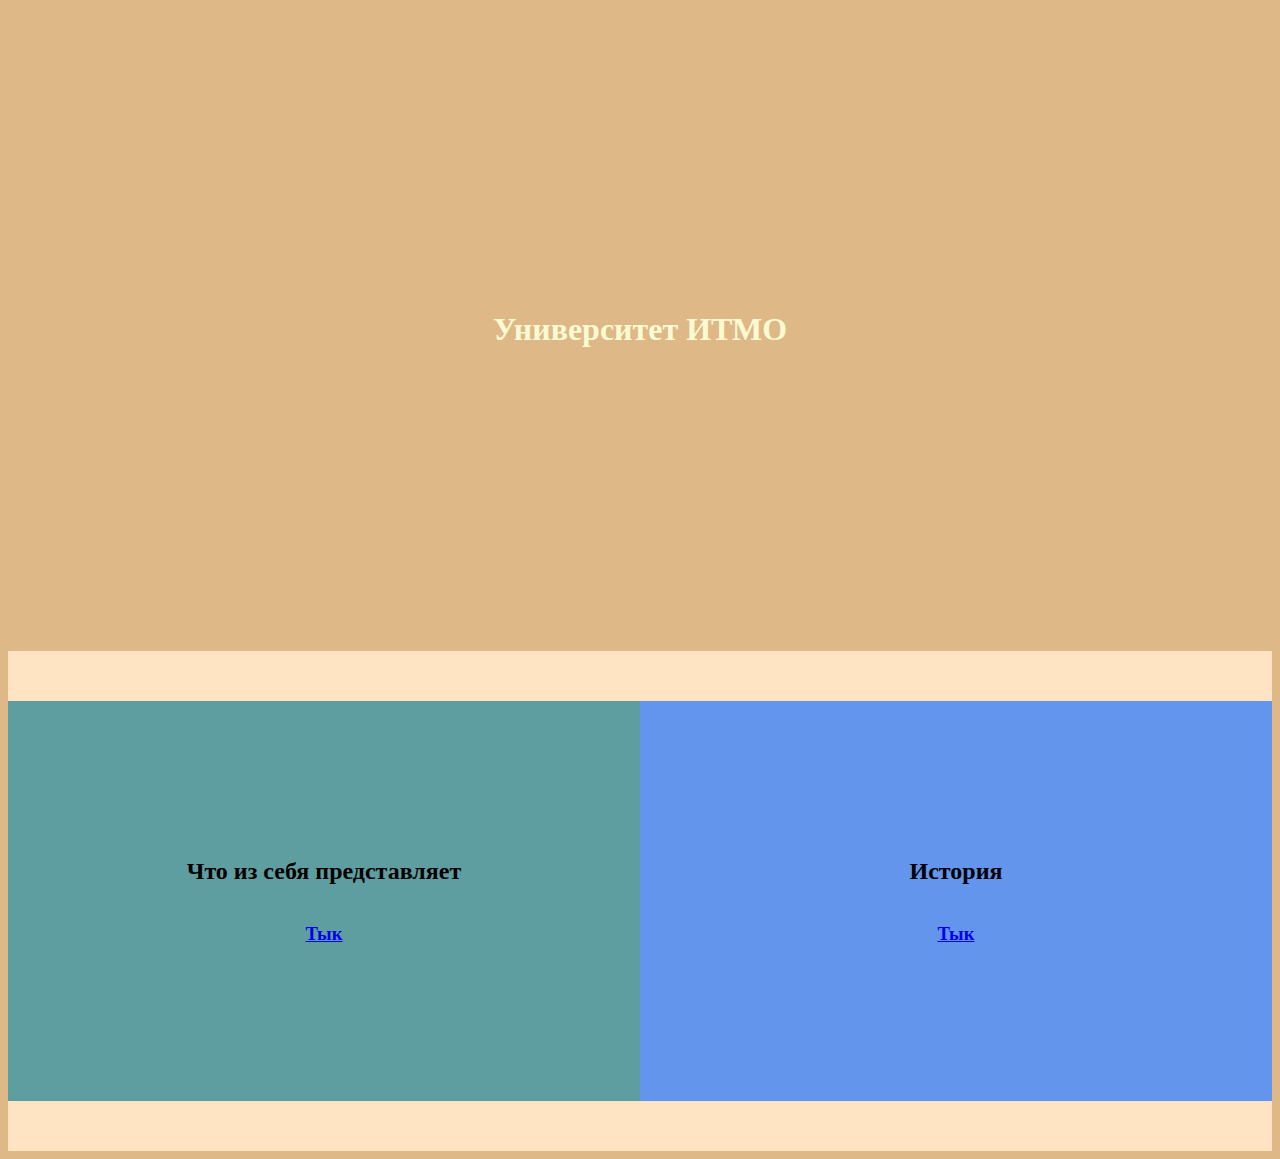
<file: index.html>
<!DOCTYPE html>
<html lang="en">
<head>
    <meta charset="UTF-8">
    <meta name="viewport" content="width=device-width, initial-scale=1.0">
    <title>ИТМО</title>
    <link rel="stylesheet" href="style.css">
</head>
<body style="background-color: burlywood; font-family: Comic Sans MS;">

    <div class="footerMain">
        <h1 class="footer">Университет ИТМО</h1>
    </div>
    
    <div class="imagineMain">
        <div class="imagine">
            <h2>Что из себя представляет</h2>
            <a href="./index1.html"><h3>Тык</h3></a>
        </div>
        <div class="imagineSecond">
            <h2>История</h2>
            <a href="./index2.html"><h3>Тык</h3></a>
        </div>
    </div>
</body>
</html>
</file>
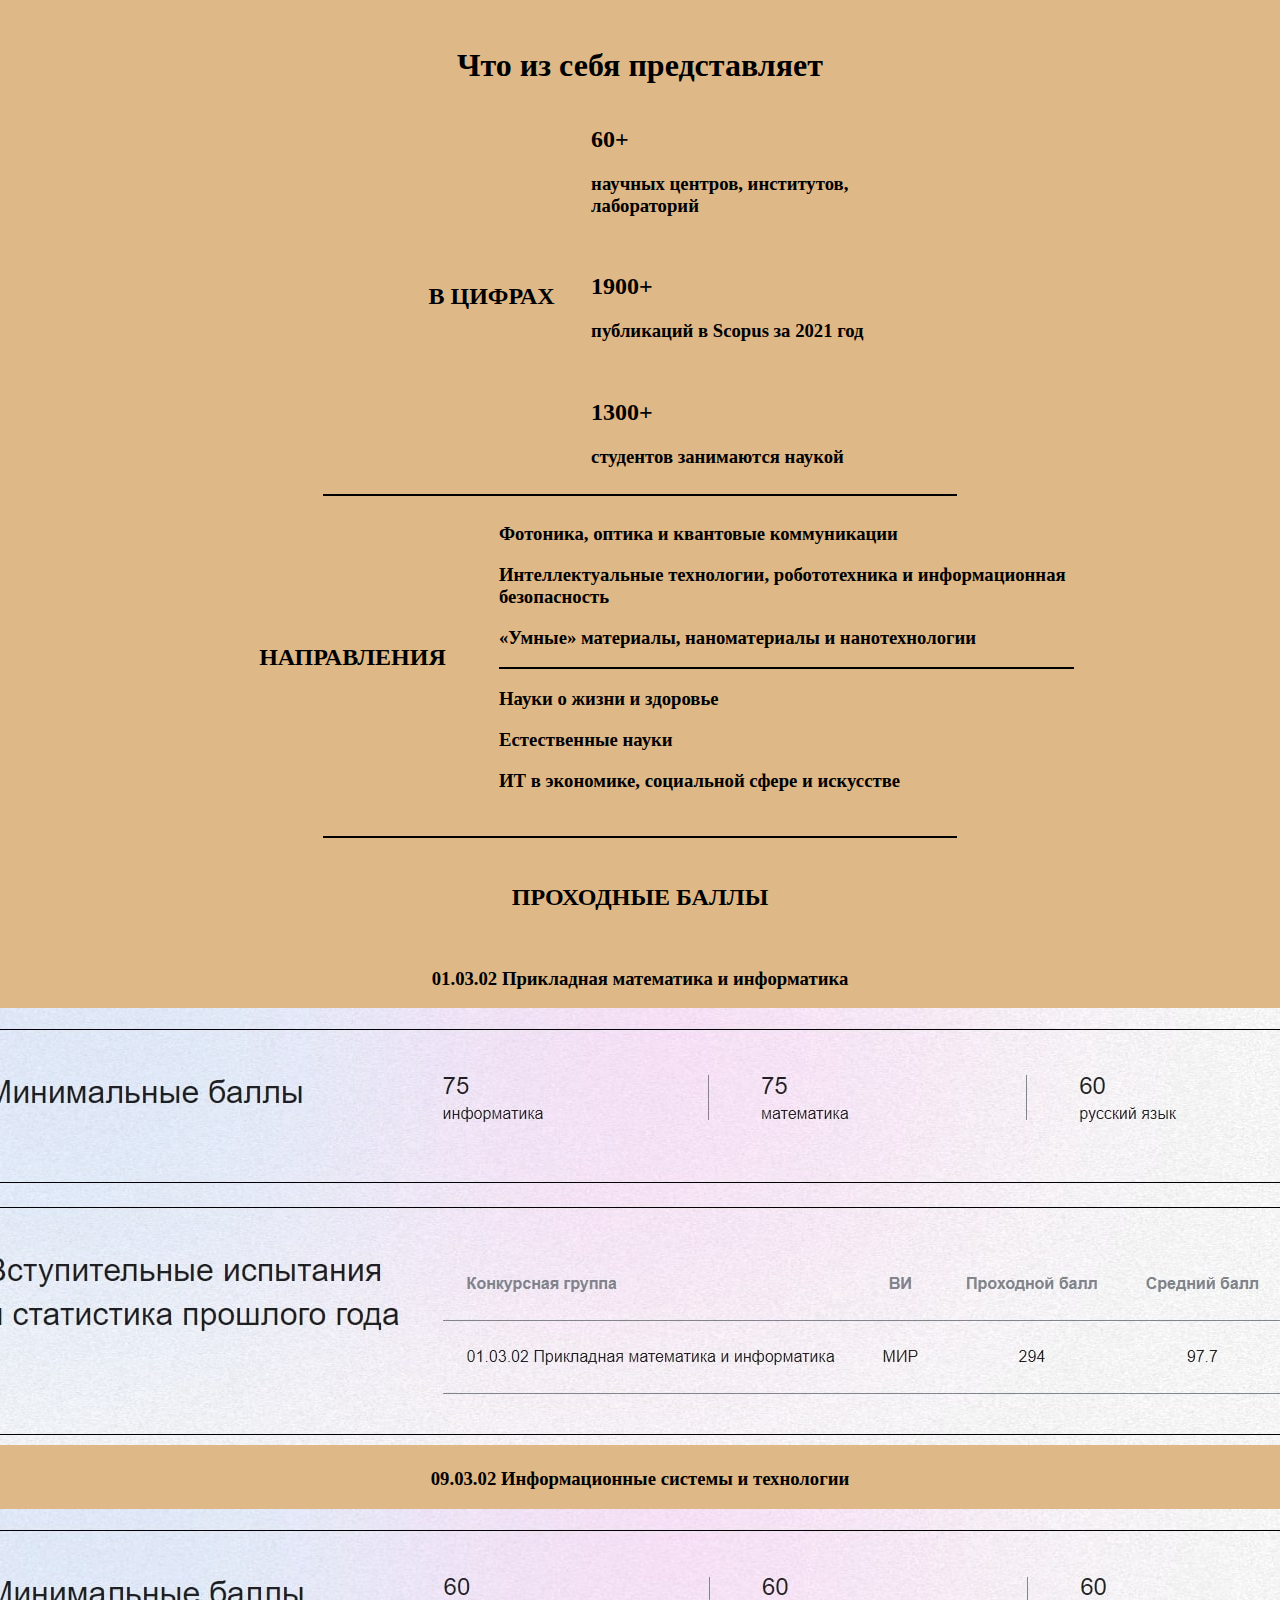
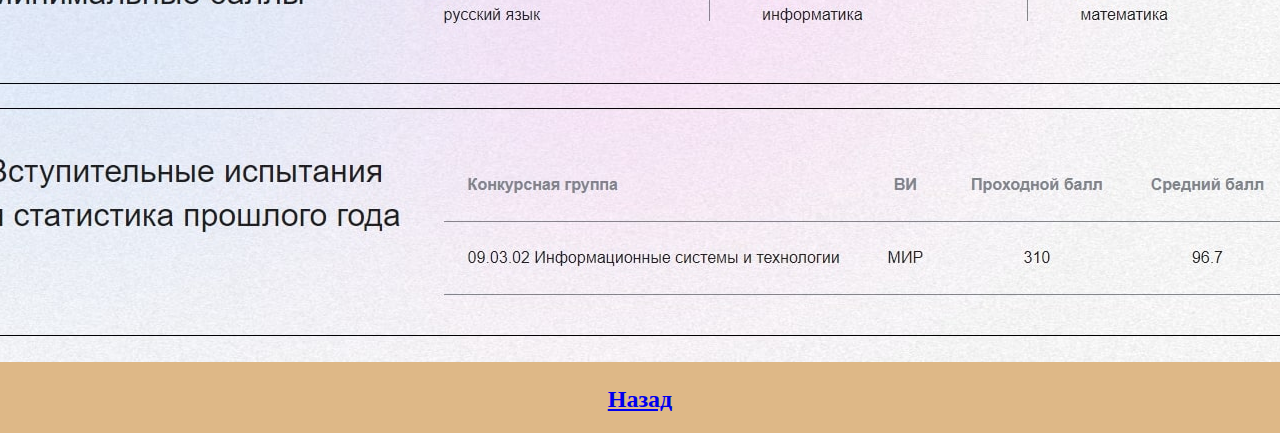
<file: index1.html>
<!DOCTYPE html>
<html lang="en">

<head>
    <meta charset="UTF-8">
    <meta name="viewport" content="width=device-width, initial-scale=1.0">
    <title>ИТМО</title>
    <link rel="stylesheet" href="style.css">
</head>

<body style="background-color: burlywood; font-family: Comic Sans MS;">
    <div class="imagineAfterLink">
        </br>
        <h1>Что из себя представляет</h1>
        <div class="numbersMain">
            <h2 class="number"> В ЦИФРАХ </h2>

            <div class="numbers">
                <h2>60+</h2>
                <h3>научных центров, институтов, лабораторий</h3></br>

                <h2>1900+</h2>
                <h3>публикаций в Scopus за 2021 год</h3></br>

                <h2>1300+</h2>
                <h3>студентов занимаются наукой</h3>
            </div>
        </div>

        <hr color="black" width="50%">
        </hr>


        <div class="waysMain">
            <h2 class="way"> НАПРАВЛЕНИЯ </h2>

            <div class="ways">
                <div>
                    <h3>Фотоника, оптика и квантовые коммуникации</h3>
                    <h3>Интеллектуальные технологии, робототехника и информационная безопасность</h3>
                    <h3>«Умные» материалы, наноматериалы и нанотехнологии</h3>
                </div>
                <hr color="black">
                </hr>
                <div>
                    <h3>Науки о жизни и здоровье</h3>
                    <h3>Естественные науки</h3>
                    <h3>ИТ в экономике, социальной сфере и искусстве</h3>
                </div>
            </div>
        </div>
        </br>
        <hr color="black" width="50%">
        </hr>
        </br>
        <div>
            <div class="point">
                <h2>ПРОХОДНЫЕ БАЛЛЫ</h2>
            </div>
            </br>
            <div class="needable">
                <div>
                    <h3 class="matem">01.03.02 Прикладная математика и информатика</h3>
                    <img src="/png2jpg/matem.jpg" />
                </div>
                <div>
                    <h3 class="inf">09.03.02 Информационные системы и технологии</h3>
                    <img src="png2jpg/inf.jpg" />
                </div>
            </div>

        </div>
        <div>
            <a href="./index.html">
                <h2>Назад</h2>
            </a>
        </div>
    </div>
</body>

</html>
</file>
<file: style.css>
.footerMain {
    display: flex;
    justify-content: center;
}

.footer {
    display: flex;
    justify-content: center;
    align-items: center;
    width: 1600px;
    height: 600px;
    background-image: url('https://d-russia.ru/wp-content/uploads/2017/09/ITMO.jpg');
    background-position: bottom;
    color: lightgoldenrodyellow;   
}

.imagineMain {
    display: flex;
    justify-content: center;
    background-color: bisque;
    height: 500px;
}

.imagine {
    display: flex;
    flex-flow: column;
    justify-content: center;
    align-items: center;
    align-self: center;
    width: 800px;
    background-color:cadetblue;
    height: 400px;
}

.imagineSecond {
    display: flex;
    flex-flow: column;
    justify-content: center;
    align-items: center;
    align-self: center;
    width: 800px;
    background-color:cornflowerblue;
    height: 400px;
}







.imagineAfterLink {
    display: flex;
    flex-flow: column;
    justify-content: space-between;
    align-items: center;
    height: 900px;
}

.numbersMain {
    display: flex;
    justify-content: center;
    align-items: center;
}

.number {
    display: flex;
    justify-content: center;
    align-items: center;
    width: 50%;
}

.waysMain {
    display: flex;
    justify-content: center;
    align-items: center;
}

.way {
    display: flex;
    justify-content: center;
    align-items: center;
    width: 40%;
}

.needable {
    display: flex;
    justify-content: center;
    align-items: center;
    flex-flow: column;
}

.matem {
    display: flex;
    justify-content: center;
    align-items: center;
}

.inf {
    display: flex;
    justify-content: center;
    align-items: center;
}

.point {
    display: flex;
    justify-content: center;
    align-items: center;
}




.historyMain {
    display: flex;
    justify-content: center;
    flex-flow: column;
    align-items: center;
}
</file>
